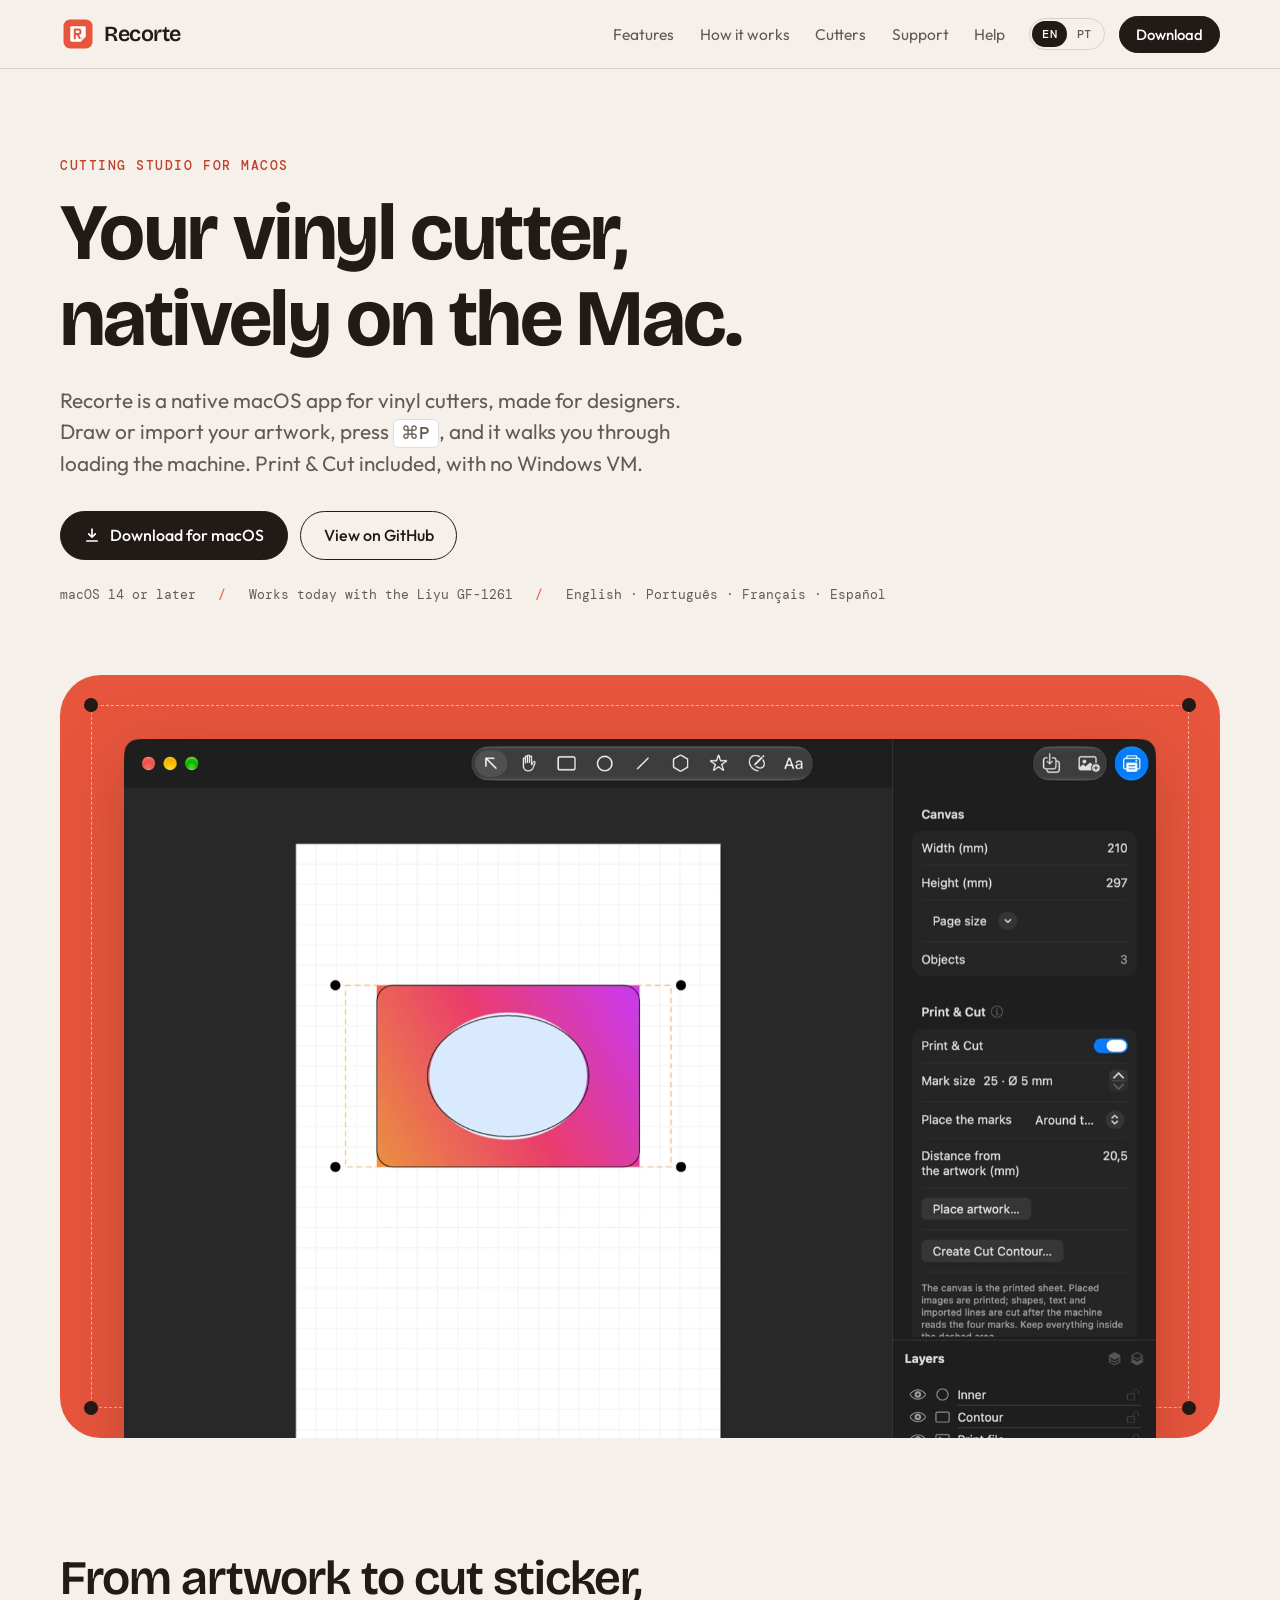
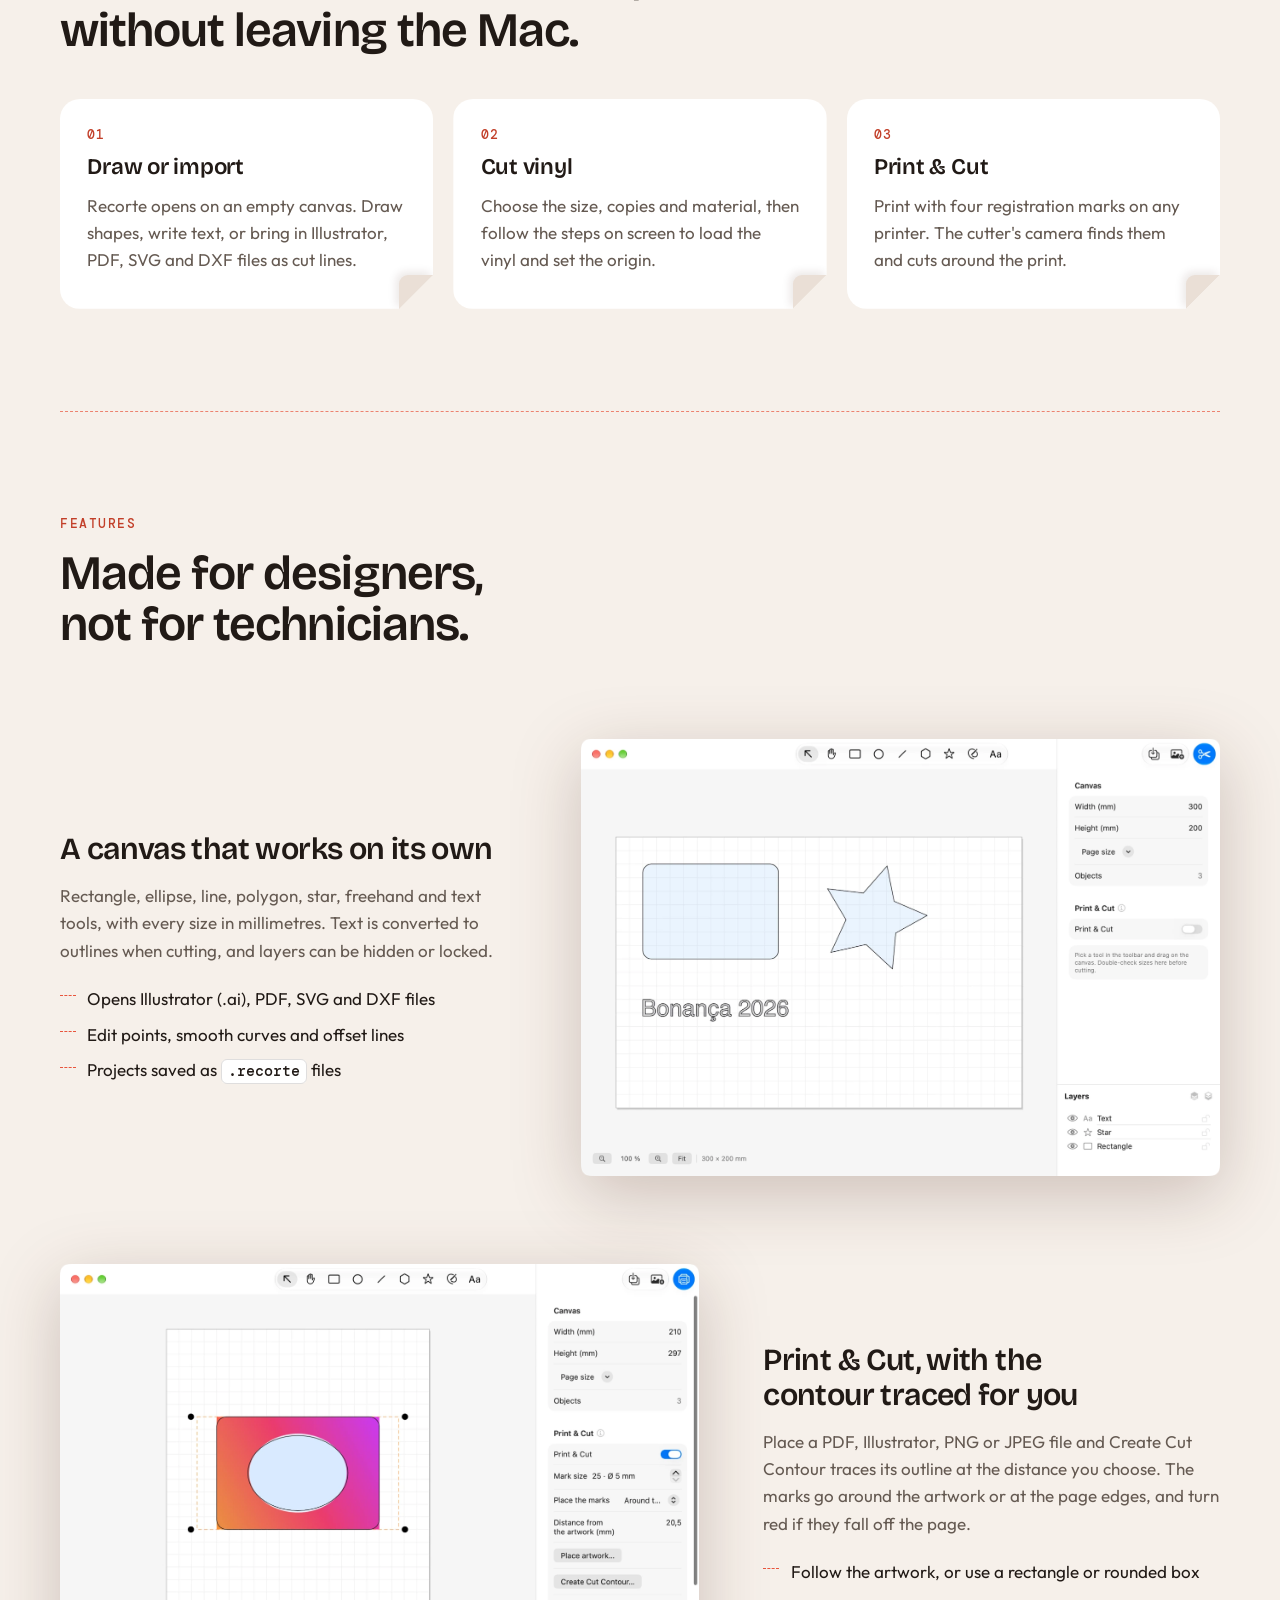
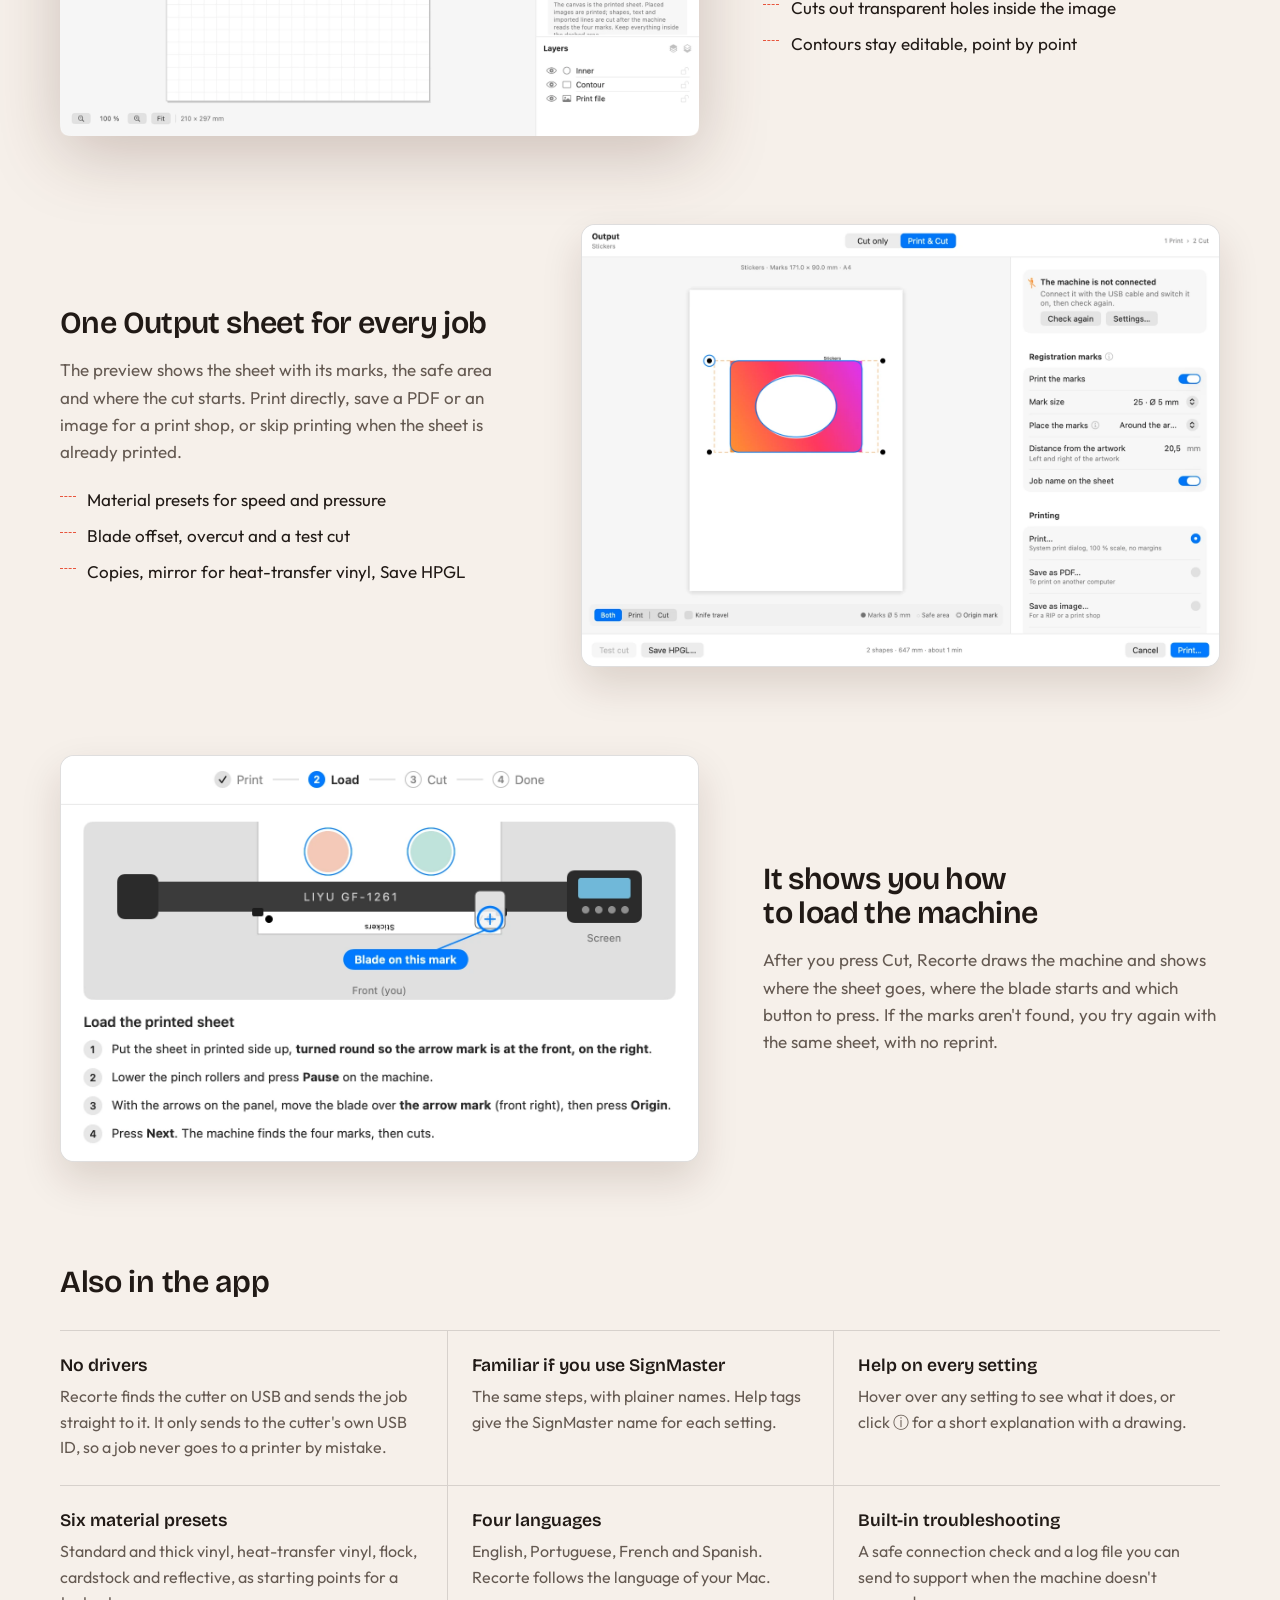
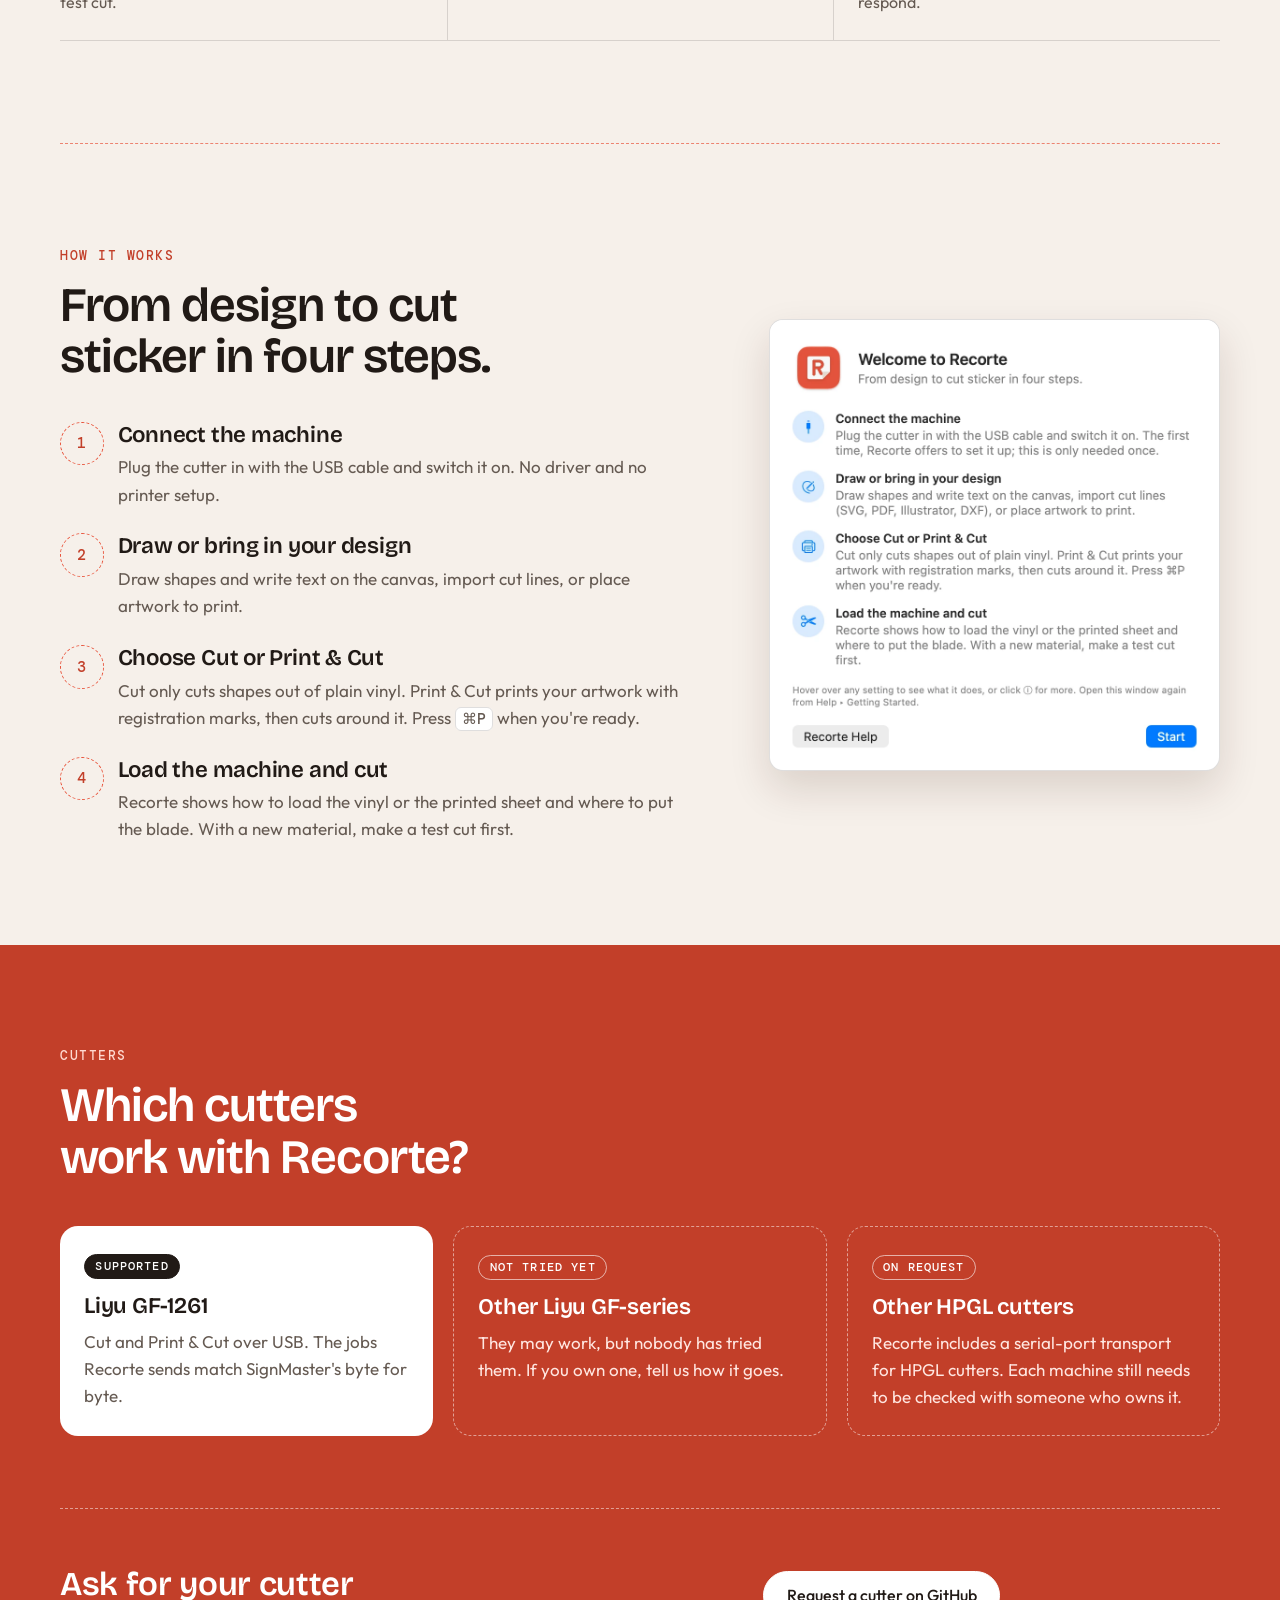
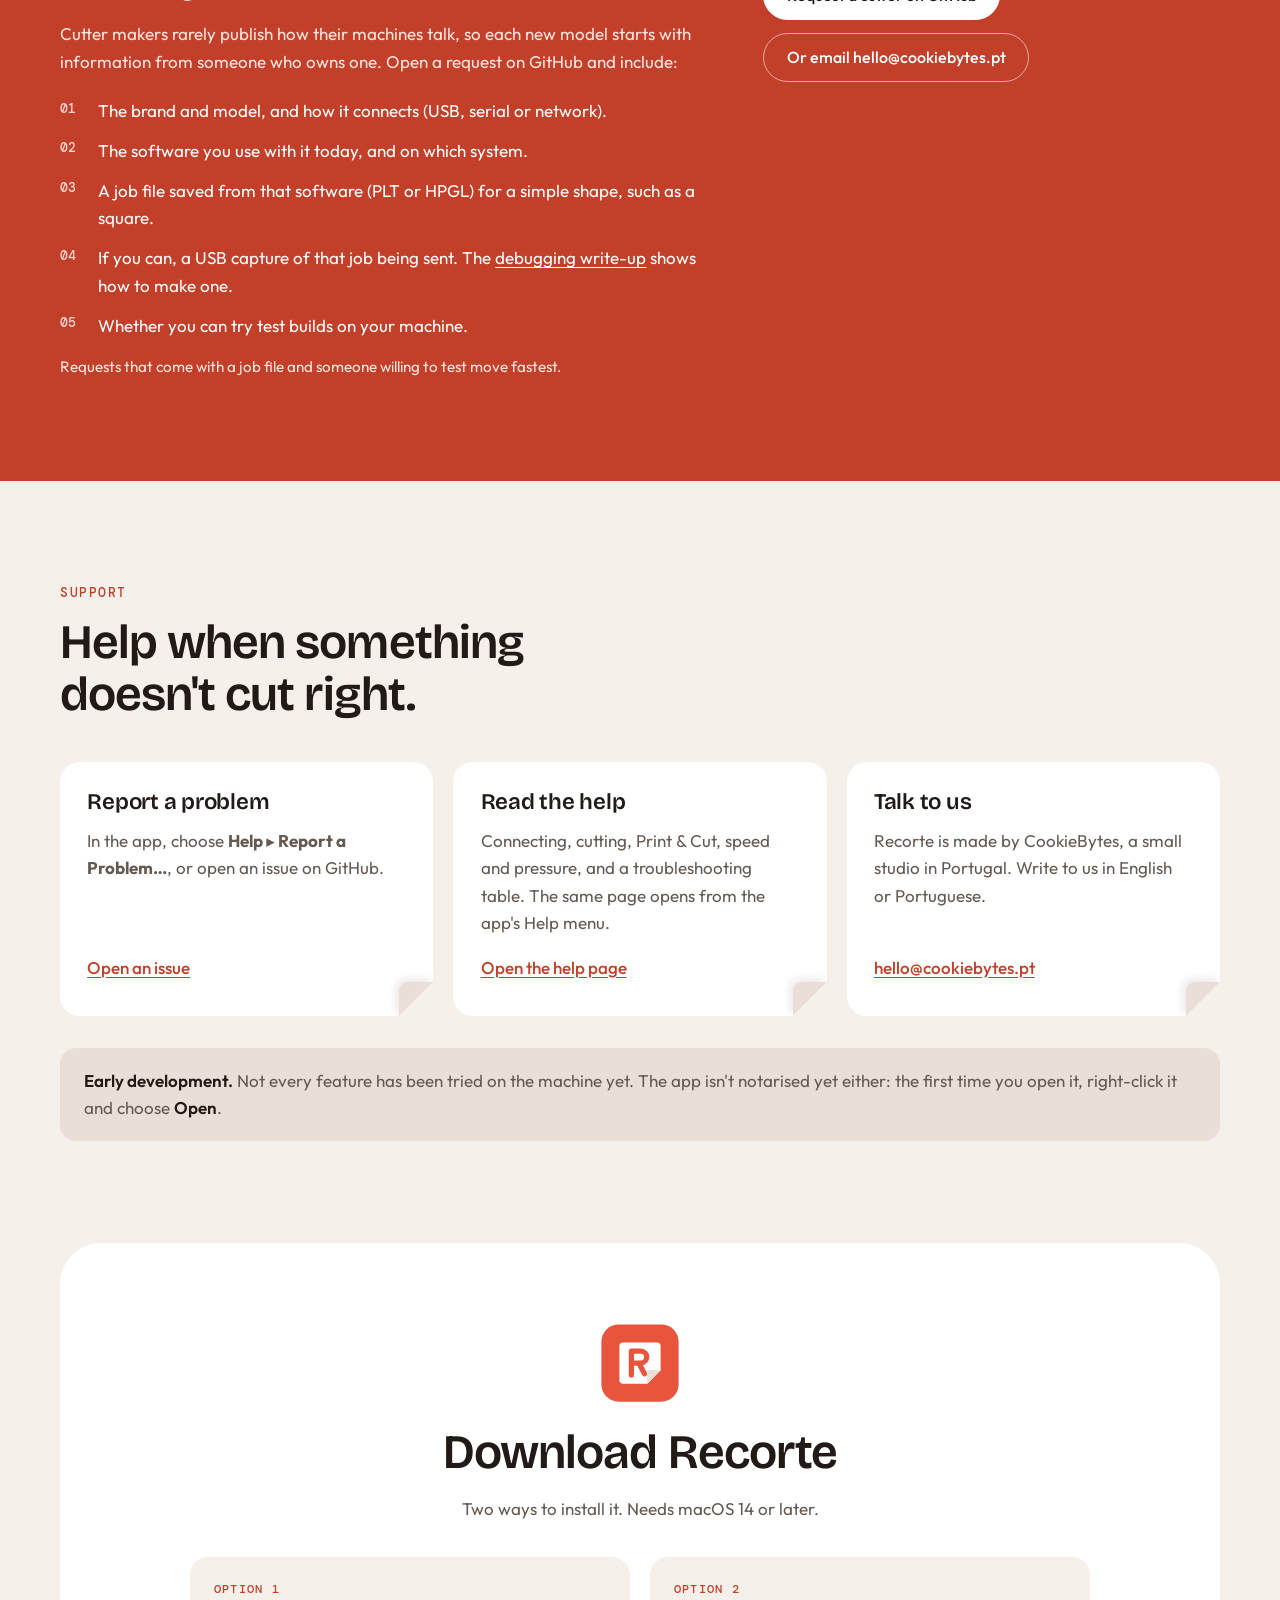
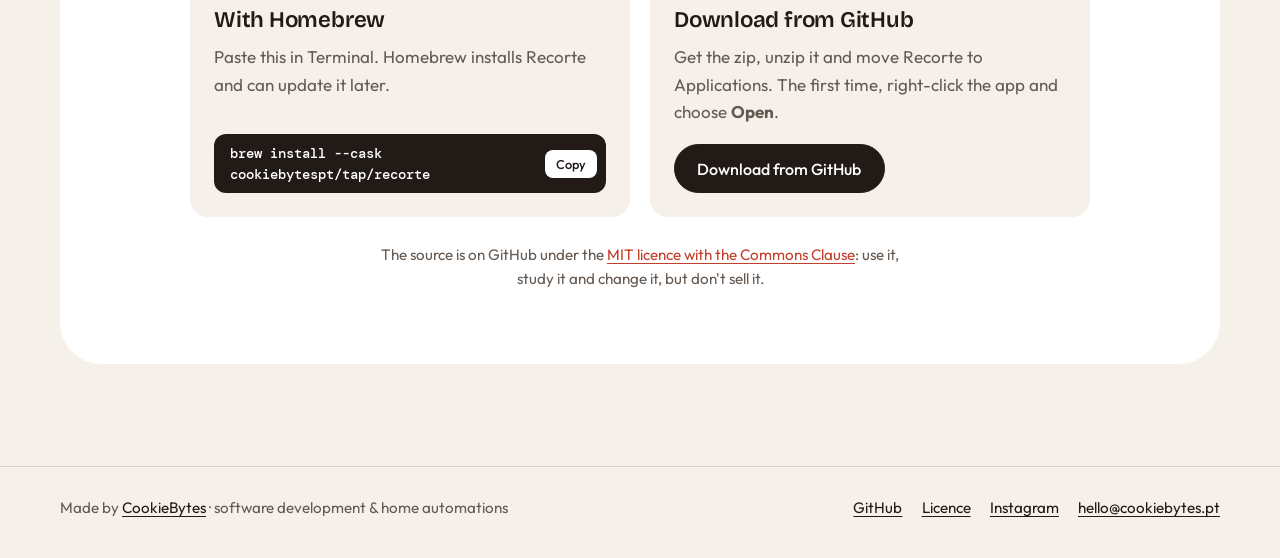
<file: index.html>
<!DOCTYPE html>
<html lang="en">
<head>
<meta charset="utf-8">
<meta name="viewport" content="width=device-width, initial-scale=1">
<title>Recorte — cutting studio for macOS</title>
<meta name="description" content="Recorte is a native macOS app for vinyl cutters, made for designers. Draw or import artwork, cut vinyl and do Print & Cut with the Liyu GF-1261, without a Windows VM.">
<link rel="canonical" href="https://recorte.cookiebytes.pt/">
<meta property="og:type" content="website">
<meta property="og:url" content="https://recorte.cookiebytes.pt/">
<meta property="og:title" content="Recorte — cutting studio for macOS">
<meta property="og:description" content="A native macOS app for vinyl cutters, made for designers. Cut vinyl and Print & Cut, without a Windows VM.">
<meta property="og:image" content="https://recorte.cookiebytes.pt/assets/og.jpg">
<meta name="twitter:card" content="summary_large_image">
<meta name="theme-color" content="#E8553D">
<link rel="icon" href="assets/icon.svg" type="image/svg+xml">
<link rel="apple-touch-icon" href="assets/apple-touch-icon.png">
<link rel="preconnect" href="https://fonts.googleapis.com">
<link rel="preconnect" href="https://fonts.gstatic.com" crossorigin>
<link href="https://fonts.googleapis.com/css2?family=Bricolage+Grotesque:opsz,wght@12..96,500;12..96,600;12..96,700&family=DM+Mono:wght@400;500&family=Outfit:wght@400;500;600&display=swap" rel="stylesheet">
<link rel="stylesheet" href="assets/style.css">
</head>
<body>
<a class="skip" href="#main" data-i18n="skip">Skip to content</a>

<header class="nav">
  <div class="wrap nav__in">
    <a class="brand" href="#top" aria-label="Recorte">
      <img src="assets/icon.svg" width="36" height="36" alt="">
      <span>Recorte</span>
    </a>
    <nav class="nav__links" aria-label="Sections">
      <a href="#features" data-i18n="nav.features">Features</a>
      <a href="#how" data-i18n="nav.how">How it works</a>
      <a href="#cutters" data-i18n="nav.cutters">Cutters</a>
      <a href="#support" data-i18n="nav.support">Support</a>
      <a href="help/" data-i18n="nav.help">Help</a>
    </nav>
    <div class="nav__right">
      <div class="lang" role="group" aria-label="Language">
        <button type="button" data-lang="en" aria-pressed="true">EN</button>
        <button type="button" data-lang="pt" aria-pressed="false">PT</button>
      </div>
      <a class="btn btn--small" href="#download" data-i18n="nav.download">Download</a>
    </div>
  </div>
</header>

<main id="main">

<!-- HERO -->
<section class="hero" id="top">
  <div class="wrap">
    <p class="eyebrow" data-i18n="hero.eyebrow">Cutting studio for macOS</p>
    <h1 data-i18n="hero.title">Your vinyl cutter, natively on the Mac.</h1>
    <p class="lead" data-i18n-html="hero.lead">Recorte is a native macOS app for vinyl cutters, made for designers. Draw or import your artwork, press <kbd>⌘P</kbd>, and it walks you through loading the machine. Print &amp; Cut included, with no Windows VM.</p>
    <div class="cta">
      <a class="btn" href="#download">
        <svg width="18" height="18" viewBox="0 0 24 24" fill="none" stroke="currentColor" stroke-width="2.2" stroke-linecap="round" stroke-linejoin="round" aria-hidden="true"><path d="M12 4v11m0 0l-4.5-4.5M12 15l4.5-4.5M5 20h14"/></svg>
        <span data-i18n="hero.cta">Download for macOS</span>
      </a>
      <a class="btn btn--ghost" href="https://github.com/cookiebytespt/Recorte" data-i18n="hero.cta2">View on GitHub</a>
    </div>
    <ul class="meta">
      <li data-i18n="hero.meta1">macOS 14 or later</li>
      <li data-i18n="hero.meta2">Works today with the Liyu GF-1261</li>
      <li>English · Português · Français · Español</li>
    </ul>
  </div>

  <div class="wrap">
    <figure class="stage">
      <span class="mark mark--tl" aria-hidden="true"></span><span class="mark mark--tr" aria-hidden="true"></span>
      <span class="mark mark--bl" aria-hidden="true"></span><span class="mark mark--br" aria-hidden="true"></span>
      <img class="shot" src="assets/screenshots/print-and-cut-editor-dark.webp" width="1500" height="1107" alt="The Recorte editor in dark mode: a Print &amp; Cut sheet with artwork, its cut contour and four registration marks, the drawing toolbar, and a sidebar with canvas size and layers." data-i18n-alt="hero.alt" fetchpriority="high">
    </figure>
  </div>
</section>

<!-- WHAT IT DOES -->
<section class="what" aria-labelledby="what-h">
  <div class="wrap">
    <h2 id="what-h" data-i18n="what.title">From artwork to cut sticker, without leaving the Mac.</h2>
    <div class="trio">
      <article class="sticker">
        <p class="tag">01</p>
        <h3 data-i18n="what.1.t">Draw or import</h3>
        <p data-i18n="what.1.d">Recorte opens on an empty canvas. Draw shapes, write text, or bring in Illustrator, PDF, SVG and DXF files as cut lines.</p>
      </article>
      <article class="sticker">
        <p class="tag">02</p>
        <h3 data-i18n="what.2.t">Cut vinyl</h3>
        <p data-i18n="what.2.d">Choose the size, copies and material, then follow the steps on screen to load the vinyl and set the origin.</p>
      </article>
      <article class="sticker">
        <p class="tag">03</p>
        <h3 data-i18n="what.3.t">Print &amp; Cut</h3>
        <p data-i18n="what.3.d">Print with four registration marks on any printer. The cutter's camera finds them and cuts around the print.</p>
      </article>
    </div>
  </div>
</section>

<div class="cutline" aria-hidden="true"></div>

<!-- FEATURES -->
<section class="features" id="features" aria-labelledby="feat-h">
  <div class="wrap">
    <p class="eyebrow" data-i18n="feat.eyebrow">Features</p>
    <h2 id="feat-h" data-i18n="feat.title">Made for designers, not for technicians.</h2>

    <div class="row">
      <div class="row__text">
        <h3 data-i18n="feat.a.t">A canvas that works on its own</h3>
        <p data-i18n="feat.a.d">Rectangle, ellipse, line, polygon, star, freehand and text tools, with every size in millimetres. Text is converted to outlines when cutting, and layers can be hidden or locked.</p>
        <ul class="ticks">
          <li data-i18n="feat.a.1">Opens Illustrator (.ai), PDF, SVG and DXF files</li>
          <li data-i18n="feat.a.2">Edit points, smooth curves and offset lines</li>
          <li data-i18n-html="feat.a.3">Projects saved as <code>.recorte</code> files</li>
        </ul>
      </div>
      <figure class="row__media">
        <img class="shot" loading="lazy" src="assets/screenshots/editor.webp" width="1500" height="1025" alt="Recorte's canvas with drawing tools and the layers list." data-i18n-alt="feat.a.alt">
      </figure>
    </div>

    <div class="row row--flip">
      <div class="row__text">
        <h3 data-i18n="feat.b.t">Print &amp; Cut, with the contour traced for you</h3>
        <p data-i18n="feat.b.d">Place a PDF, Illustrator, PNG or JPEG file and Create Cut Contour traces its outline at the distance you choose. The marks go around the artwork or at the page edges, and turn red if they fall off the page.</p>
        <ul class="ticks">
          <li data-i18n="feat.b.1">Follow the artwork, or use a rectangle or rounded box</li>
          <li data-i18n="feat.b.2">Cuts out transparent holes inside the image</li>
          <li data-i18n="feat.b.3">Contours stay editable, point by point</li>
        </ul>
      </div>
      <figure class="row__media">
        <img class="shot" loading="lazy" src="assets/screenshots/print-and-cut-editor.webp" width="1500" height="1107" alt="A Print &amp; Cut sheet in Recorte: artwork with a cut contour and four registration marks around it." data-i18n-alt="feat.b.alt">
      </figure>
    </div>

    <div class="row">
      <div class="row__text">
        <h3 data-i18n="feat.c.t">One Output sheet for every job</h3>
        <p data-i18n="feat.c.d">The preview shows the sheet with its marks, the safe area and where the cut starts. Print directly, save a PDF or an image for a print shop, or skip printing when the sheet is already printed.</p>
        <ul class="ticks">
          <li data-i18n="feat.c.1">Material presets for speed and pressure</li>
          <li data-i18n="feat.c.2">Blade offset, overcut and a test cut</li>
          <li data-i18n="feat.c.3">Copies, mirror for heat-transfer vinyl, Save HPGL</li>
        </ul>
      </div>
      <figure class="row__media">
        <div class="sheet"><img loading="lazy" src="assets/screenshots/output-print-and-cut.webp" width="1500" height="1038" alt="The Output sheet in Print &amp; Cut mode, with a preview of the printed page and settings for registration marks and printing." data-i18n-alt="feat.c.alt"></div>
      </figure>
    </div>

    <div class="row row--flip">
      <div class="row__text">
        <h3 data-i18n="feat.d.t">It shows you how to load the machine</h3>
        <p data-i18n="feat.d.d">After you press Cut, Recorte draws the machine and shows where the sheet goes, where the blade starts and which button to press. If the marks aren't found, you try again with the same sheet, with no reprint.</p>
      </div>
      <figure class="row__media">
        <div class="sheet"><img loading="lazy" src="assets/screenshots/cut-wizard.webp" width="1360" height="864" alt="The cut wizard: a drawing of the Liyu GF-1261 with the printed sheet loaded, and four numbered steps to load the sheet." data-i18n-alt="feat.d.alt"></div>
      </figure>
    </div>

    <h3 class="more-h" data-i18n="more.title">Also in the app</h3>
    <ul class="grid">
      <li><h4 data-i18n="more.1.t">No drivers</h4><p data-i18n="more.1.d">Recorte finds the cutter on USB and sends the job straight to it. It only sends to the cutter's own USB ID, so a job never goes to a printer by mistake.</p></li>
      <li><h4 data-i18n="more.2.t">Familiar if you use SignMaster</h4><p data-i18n="more.2.d">The same steps, with plainer names. Help tags give the SignMaster name for each setting.</p></li>
      <li><h4 data-i18n="more.3.t">Help on every setting</h4><p data-i18n="more.3.d">Hover over any setting to see what it does, or click ⓘ for a short explanation with a drawing.</p></li>
      <li><h4 data-i18n="more.4.t">Six material presets</h4><p data-i18n="more.4.d">Standard and thick vinyl, heat-transfer vinyl, flock, cardstock and reflective, as starting points for a test cut.</p></li>
      <li><h4 data-i18n="more.5.t">Four languages</h4><p data-i18n="more.5.d">English, Portuguese, French and Spanish. Recorte follows the language of your Mac.</p></li>
      <li><h4 data-i18n="more.6.t">Built-in troubleshooting</h4><p data-i18n="more.6.d">A safe connection check and a log file you can send to support when the machine doesn't respond.</p></li>
    </ul>
  </div>
</section>

<div class="cutline" aria-hidden="true"></div>

<!-- HOW IT WORKS -->
<section class="how" id="how" aria-labelledby="how-h">
  <div class="wrap how__in">
    <div>
      <p class="eyebrow" data-i18n="how.eyebrow">How it works</p>
      <h2 id="how-h" data-i18n="how.title">From design to cut sticker in four steps.</h2>
      <ol class="steps">
        <li><h3 data-i18n="how.1.t">Connect the machine</h3><p data-i18n="how.1.d">Plug the cutter in with the USB cable and switch it on. No driver and no printer setup.</p></li>
        <li><h3 data-i18n="how.2.t">Draw or bring in your design</h3><p data-i18n="how.2.d">Draw shapes and write text on the canvas, import cut lines, or place artwork to print.</p></li>
        <li><h3 data-i18n="how.3.t">Choose Cut or Print &amp; Cut</h3><p data-i18n-html="how.3.d">Cut only cuts shapes out of plain vinyl. Print &amp; Cut prints your artwork with registration marks, then cuts around it. Press <kbd>⌘P</kbd> when you're ready.</p></li>
        <li><h3 data-i18n="how.4.t">Load the machine and cut</h3><p data-i18n="how.4.d">Recorte shows how to load the vinyl or the printed sheet and where to put the blade. With a new material, make a test cut first.</p></li>
      </ol>
    </div>
    <figure class="how__media">
      <div class="sheet"><img loading="lazy" src="assets/screenshots/getting-started.webp" width="960" height="962" alt="Recorte's Getting Started window, listing the four steps." data-i18n-alt="how.alt"></div>
    </figure>
  </div>
</section>

<!-- CUTTERS -->
<section class="cutters" id="cutters" aria-labelledby="cut-h">
  <div class="wrap">
    <p class="eyebrow eyebrow--light" data-i18n="cut.eyebrow">Cutters</p>
    <h2 id="cut-h" data-i18n="cut.title">Which cutters work with Recorte?</h2>

    <ul class="machines">
      <li>
        <span class="pill pill--ok" data-i18n="cut.ok">Supported</span>
        <h3>Liyu GF-1261</h3>
        <p data-i18n="cut.1.d">Cut and Print &amp; Cut over USB. The jobs Recorte sends match SignMaster's byte for byte.</p>
      </li>
      <li>
        <span class="pill" data-i18n="cut.untested">Not tried yet</span>
        <h3 data-i18n="cut.2.t">Other Liyu GF-series</h3>
        <p data-i18n="cut.2.d">They may work, but nobody has tried them. If you own one, tell us how it goes.</p>
      </li>
      <li>
        <span class="pill" data-i18n="cut.ask">On request</span>
        <h3 data-i18n="cut.3.t">Other HPGL cutters</h3>
        <p data-i18n="cut.3.d">Recorte includes a serial-port transport for HPGL cutters. Each machine still needs to be checked with someone who owns it.</p>
      </li>
    </ul>

    <div class="request">
      <div>
        <h3 data-i18n="req.title">Ask for your cutter</h3>
        <p data-i18n="req.lead">Cutter makers rarely publish how their machines talk, so each new model starts with information from someone who owns one. Open a request on GitHub and include:</p>
        <ol class="req-list">
          <li data-i18n="req.1">The brand and model, and how it connects (USB, serial or network).</li>
          <li data-i18n="req.2">The software you use with it today, and on which system.</li>
          <li data-i18n="req.3">A job file saved from that software (PLT or HPGL) for a simple shape, such as a square.</li>
          <li data-i18n-html="req.4">If you can, a USB capture of that job being sent. The <a href="https://github.com/cookiebytespt/Recorte/blob/main/docs/debugging/README.md">debugging write-up</a> shows how to make one.</li>
          <li data-i18n="req.5">Whether you can try test builds on your machine.</li>
        </ol>
        <p class="fine" data-i18n="req.note">Requests that come with a job file and someone willing to test move fastest.</p>
      </div>
      <div class="request__cta">
        <a class="btn btn--light" href="https://github.com/cookiebytespt/Recorte/issues/new?title=Cutter%20request%3A%20%5Bbrand%20and%20model%5D&amp;body=%2A%2ACutter%2A%2A%20%28brand%20and%20model%29%3A%0A%0A%2A%2AConnection%2A%2A%20%28USB%20%2F%20serial%20%2F%20network%29%3A%0A%0A%2A%2ASoftware%20used%20with%20it%20today%2A%2A%20%28and%20operating%20system%29%3A%0A%0A%2A%2AJob%20file%2A%2A%3A%20attach%20a%20PLT%2FHPGL%20file%20saved%20from%20that%20software%20for%20a%20simple%20shape%2C%20such%20as%20a%20square.%0A%0A%2A%2AUSB%20capture%2A%2A%20%28optional%29%3A%20see%20docs%2Fdebugging%2FREADME.md%20for%20how%20to%20make%20one.%0A%0A%2A%2ACan%20you%20try%20test%20builds%20on%20your%20machine%3F%2A%2A%0A" data-i18n="req.cta">Request a cutter on GitHub</a>
        <a class="btn btn--outline" href="mailto:hello@cookiebytes.pt?subject=Recorte%3A%20cutter%20request" data-i18n="req.cta2">Or email hello@cookiebytes.pt</a>
      </div>
    </div>
  </div>
</section>

<!-- SUPPORT -->
<section class="support" id="support" aria-labelledby="sup-h">
  <div class="wrap">
    <p class="eyebrow" data-i18n="sup.eyebrow">Support</p>
    <h2 id="sup-h" data-i18n="sup.title">Help when something doesn't cut right.</h2>
    <div class="trio">
      <article class="sticker">
        <h3 data-i18n="sup.1.t">Report a problem</h3>
        <p data-i18n-html="sup.1.d">In the app, choose <strong>Help ▸ Report a Problem…</strong>, or open an issue on GitHub.</p>
        <a class="link" href="https://github.com/cookiebytespt/Recorte/issues/new" data-i18n="sup.1.a">Open an issue</a>
      </article>
      <article class="sticker">
        <h3 data-i18n="sup.2.t">Read the help</h3>
        <p data-i18n="sup.2.d">Connecting, cutting, Print &amp; Cut, speed and pressure, and a troubleshooting table. The same page opens from the app's Help menu.</p>
        <a class="link" href="help/" data-i18n="sup.2.a">Open the help page</a>
      </article>
      <article class="sticker">
        <h3 data-i18n="sup.3.t">Talk to us</h3>
        <p data-i18n="sup.3.d">Recorte is made by CookieBytes, a small studio in Portugal. Write to us in English or Portuguese.</p>
        <a class="link" href="mailto:hello@cookiebytes.pt?subject=Recorte">hello@cookiebytes.pt</a>
      </article>
    </div>

    <p class="status" data-i18n-html="sup.status"><strong>Early development.</strong> Not every feature has been tried on the machine yet. The app isn't notarised yet either: the first time you open it, right-click it and choose <strong>Open</strong>.</p>
  </div>
</section>

<!-- DOWNLOAD -->
<section class="get" id="download" aria-labelledby="get-h">
  <div class="wrap get__in">
    <img src="assets/icon.svg" width="96" height="96" alt="">
    <h2 id="get-h" data-i18n="get.title">Download Recorte</h2>
    <p data-i18n="get.d">Two ways to install it. Needs macOS 14 or later.</p>

    <div class="ways">
      <div class="way">
        <p class="tag" data-i18n="get.brew.tag">Option 1</p>
        <h3 data-i18n="get.brew.t">With Homebrew</h3>
        <p data-i18n="get.brew.d">Paste this in Terminal. Homebrew installs Recorte and can update it later.</p>
        <div class="cmd">
          <code id="brew-cmd">brew install --cask cookiebytespt/tap/recorte</code>
          <button type="button" class="copy" data-copy="#brew-cmd" data-i18n="get.copy" data-done="Copied">Copy</button>
        </div>
      </div>
      <div class="way">
        <p class="tag" data-i18n="get.gh.tag">Option 2</p>
        <h3 data-i18n="get.gh.t">Download from GitHub</h3>
        <p data-i18n-html="get.gh.d">Get the zip, unzip it and move Recorte to Applications. The first time, right-click the app and choose <strong>Open</strong>.</p>
        <a class="btn" href="https://github.com/cookiebytespt/Recorte/releases/latest" data-i18n="get.cta">Download from GitHub</a>
      </div>
    </div>

    <p class="licence" data-i18n-html="get.lic">The source is on GitHub under the <a href="https://github.com/cookiebytespt/Recorte/blob/main/LICENSE">MIT licence with the Commons Clause</a>: use it, study it and change it, but don't sell it.</p>
  </div>
</section>

</main>

<footer class="foot">
  <div class="wrap foot__in">
    <p><span data-i18n="foot.made">Made by</span> <a href="https://cookiebytes.pt">CookieBytes</a> · software development &amp; home automations</p>
    <p class="foot__links">
      <a href="https://github.com/cookiebytespt/Recorte">GitHub</a>
      <a href="https://github.com/cookiebytespt/Recorte/blob/main/LICENSE" data-i18n="foot.lic">Licence</a>
      <a href="https://www.instagram.com/cookiebytes.pt">Instagram</a>
      <a href="mailto:hello@cookiebytes.pt">hello@cookiebytes.pt</a>
    </p>
  </div>
</footer>

<script src="assets/app.js" defer></script>
</body>
</html>
</file>
<file: assets/style.css>
/* Recorte landing page. Palette from the app icon: coral tile, white vinyl, peeled backing. */
:root {
  --coral: #E8553D;
  --coral-deep: #C23F29;
  --vinyl: #FFFFFF;
  --backing: #EADFD6;
  --paper: #F6F0EA;
  --ink: #211A16;
  --muted: #655A52;
  --line: rgba(33, 26, 22, .14);
  --display: "Bricolage Grotesque", "Outfit", system-ui, sans-serif;
  --body: "Outfit", system-ui, -apple-system, sans-serif;
  --mono: "DM Mono", ui-monospace, "SF Mono", Menlo, monospace;
  --peel: 34px;
}

* { box-sizing: border-box; }
[hidden] { display: none !important; }
html { scroll-behavior: smooth; scroll-padding-top: 84px; }
body {
  margin: 0;
  background: var(--paper);
  color: var(--ink);
  font: 400 1.0625rem/1.6 var(--body);
  -webkit-font-smoothing: antialiased;
}
img { max-width: 100%; height: auto; display: block; }
a { color: inherit; }
h1, h2, h3, h4 { font-family: var(--display); font-weight: 600; line-height: 1.08; margin: 0; letter-spacing: -.02em; text-wrap: balance; }
h1 { font-size: clamp(2.6rem, 6.4vw, 5rem); font-weight: 700; max-width: 14ch; }
h2 { font-size: clamp(1.9rem, 3.8vw, 3rem); max-width: 20ch; }
h3 { font-size: 1.4rem; letter-spacing: -.01em; line-height: 1.2; }
h4 { font-size: 1.1rem; letter-spacing: 0; line-height: 1.25; }
p { margin: 0; }
kbd, code {
  font: 500 .88em var(--mono);
  background: var(--vinyl);
  border: 1px solid var(--line);
  border-radius: 6px;
  padding: .08em .4em;
  white-space: nowrap;
}
:focus-visible { outline: 3px solid var(--coral); outline-offset: 3px; border-radius: 6px; }

.wrap { width: min(1160px, 100% - 2.5rem); margin-inline: auto; }
.skip { position: absolute; left: -999px; top: 0; background: var(--ink); color: #fff; padding: .6rem 1rem; z-index: 20; }
.skip:focus { left: 1rem; top: 1rem; }

.eyebrow {
  font: 500 .8rem var(--mono);
  text-transform: uppercase;
  letter-spacing: .12em;
  color: var(--coral-deep);
  margin-bottom: 1rem;
}
.eyebrow--light { color: #FFD9D0; }

/* Buttons */
.btn {
  display: inline-flex; align-items: center; gap: .55rem;
  background: var(--ink); color: #fff;
  font: 500 1rem var(--body);
  padding: .85rem 1.4rem;
  border-radius: 999px;
  text-decoration: none;
  border: 1.5px solid var(--ink);
  transition: background .15s, border-color .15s, color .15s;
}
.btn:hover { background: var(--coral-deep); border-color: var(--coral-deep); }
.btn--small { padding: .5rem 1rem; font-size: .93rem; }
.btn--ghost { background: transparent; color: var(--ink); }
.btn--ghost:hover { background: var(--ink); border-color: var(--ink); color: #fff; }
.btn--light { background: #fff; color: var(--ink); border-color: #fff; }
.btn--light:hover { background: var(--backing); border-color: var(--backing); color: var(--ink); }
.btn--outline { background: transparent; color: #fff; border-color: rgba(255,255,255,.55); }
.btn--outline:hover { background: rgba(255,255,255,.12); border-color: #fff; }

/* Nav */
.nav {
  position: sticky; top: 0; z-index: 10;
  background: color-mix(in srgb, var(--paper) 88%, transparent);
  backdrop-filter: blur(10px);
  border-bottom: 1px solid var(--line);
}
.nav__in { display: flex; align-items: center; gap: 1.5rem; height: 68px; }
.brand { display: flex; align-items: center; gap: .5rem; text-decoration: none; font: 600 1.35rem var(--display); letter-spacing: -.02em; }
.nav__links { display: flex; gap: 1.6rem; margin-left: auto; }
.nav__links a { text-decoration: none; font-size: .97rem; color: var(--muted); }
.nav__links a:hover { color: var(--ink); }
.nav__right { display: flex; align-items: center; gap: .9rem; }
.lang { display: flex; border: 1px solid var(--line); border-radius: 999px; padding: 2px; }
.lang button {
  font: 500 .75rem var(--mono); letter-spacing: .06em;
  border: 0; background: none; color: var(--muted);
  padding: .32rem .6rem; border-radius: 999px; cursor: pointer;
}
.lang button[aria-pressed="true"] { background: var(--ink); color: #fff; }

/* Hero */
.hero { padding: clamp(3rem, 7vw, 5.5rem) 0 0; }
.lead { font-size: clamp(1.1rem, 1.7vw, 1.3rem); color: var(--muted); max-width: 46ch; margin-top: 1.4rem; line-height: 1.5; }
.cta { display: flex; flex-wrap: wrap; gap: .8rem; margin-top: 2rem; }
.cta--center { justify-content: center; }
.meta {
  list-style: none; padding: 0; margin: 1.6rem 0 0;
  display: flex; flex-wrap: wrap; gap: .4rem 1.4rem;
  font: 400 .8rem var(--mono); color: var(--muted);
}
.meta li + li::before { content: "/"; margin-right: 1.4rem; color: var(--coral); }

/* The coral tile from the icon, with Print & Cut registration marks and the dashed safe area. */
.stage {
  position: relative;
  margin: clamp(2.5rem, 6vw, 4.5rem) 0 0;
  background: var(--coral);
  border-radius: clamp(20px, 3.2vw, 44px);
  padding: clamp(1.6rem, 5vw, 4.2rem) clamp(1rem, 5vw, 4.2rem) 0;
  overflow: hidden;
}
.stage::before {
  content: ""; position: absolute; inset: clamp(.8rem, 2.4vw, 2rem);
  border: 1.5px dashed rgba(255,255,255,.55);
  border-radius: 10px;
  pointer-events: none;
}
.mark { position: absolute; width: clamp(8px, 1.2vw, 14px); aspect-ratio: 1; border-radius: 50%; background: var(--ink); }
.mark--tl { top: clamp(.8rem, 2.4vw, 2rem); left: clamp(.8rem, 2.4vw, 2rem); translate: -50% -50%; }
.mark--tr { top: clamp(.8rem, 2.4vw, 2rem); right: clamp(.8rem, 2.4vw, 2rem); translate: 50% -50%; }
.mark--bl { bottom: clamp(.8rem, 2.4vw, 2rem); left: clamp(.8rem, 2.4vw, 2rem); translate: -50% 50%; }
.mark--br { bottom: clamp(.8rem, 2.4vw, 2rem); right: clamp(.8rem, 2.4vw, 2rem); translate: 50% 50%; }
.stage .shot { position: relative; margin-bottom: -6%; }

.shot { filter: drop-shadow(0 18px 34px rgba(60, 20, 8, .22)); }
.sheet {
  background: var(--vinyl);
  border: 1px solid var(--line);
  border-radius: 14px;
  overflow: hidden;
  box-shadow: 0 18px 40px rgba(60, 20, 8, .14);
}

/* Sections */
section { padding: clamp(4rem, 8vw, 7rem) 0; }
.what { padding-top: clamp(4.5rem, 9vw, 8rem); }

.cutline {
  width: min(1160px, 100% - 2.5rem); margin-inline: auto;
  border-top: 1.5px dashed var(--coral);
  opacity: .7;
}

/* Stickers: white vinyl with the bottom-right corner lifted, as in the icon. */
.trio { display: grid; grid-template-columns: repeat(3, 1fr); gap: 1.25rem; margin-top: 2.6rem; }
.sticker {
  position: relative;
  background: var(--vinyl);
  border-radius: 20px;
  padding: 1.7rem 1.7rem 2.2rem;
  clip-path: polygon(0 0, 100% 0, 100% calc(100% - var(--peel)), calc(100% - var(--peel)) 100%, 0 100%);
  display: flex; flex-direction: column; gap: .7rem;
}
.sticker::after {
  content: ""; position: absolute; right: 0; bottom: 0;
  width: var(--peel); height: var(--peel);
  background: var(--backing);
  border-top-left-radius: 9px;
  box-shadow: -3px -3px 8px rgba(60, 20, 8, .1);
}
.sticker p { color: var(--muted); }
.sticker .tag { font: 500 .8rem var(--mono); color: var(--coral-deep); letter-spacing: .1em; }
.link { font-weight: 500; color: var(--coral-deep); text-underline-offset: 3px; margin-top: auto; padding-top: .4rem; align-self: flex-start; }
.link:hover { color: var(--ink); }

/* Feature rows */
.row {
  display: grid; grid-template-columns: 5fr 7fr; gap: clamp(1.5rem, 5vw, 4.5rem);
  align-items: center; margin-top: clamp(3rem, 7vw, 5.5rem);
}
.row--flip { grid-template-columns: 7fr 5fr; }
.row--flip .row__text { order: 2; }
.row__media { margin: 0; }
.row__text h3 { font-size: clamp(1.5rem, 2.4vw, 2rem); line-height: 1.12; letter-spacing: -.02em; }
.row__text p { color: var(--muted); margin-top: 1rem; }
.ticks { list-style: none; padding: 0; margin: 1.3rem 0 0; display: grid; gap: .55rem; }
.ticks li { padding-left: 1.7rem; position: relative; }
.ticks li::before {
  content: ""; position: absolute; left: 0; top: .62em;
  width: 1rem; border-top: 1.5px dashed var(--coral);
}

.more-h { margin-top: clamp(4rem, 8vw, 6.5rem); font-size: clamp(1.5rem, 2.4vw, 2rem); }
.grid {
  list-style: none; padding: 0; margin: 1.8rem 0 0;
  display: grid; grid-template-columns: repeat(3, 1fr);
  border-top: 1px solid var(--line);
}
.grid li { padding: 1.5rem 1.5rem 1.5rem 0; border-bottom: 1px solid var(--line); }
.grid li:not(:nth-child(3n+1)) { padding-left: 1.5rem; border-left: 1px solid var(--line); }
.grid p { color: var(--muted); font-size: 1rem; margin-top: .45rem; }

/* How it works */
.how__in { display: grid; grid-template-columns: 7fr 5fr; gap: clamp(2rem, 6vw, 5rem); align-items: center; }
.how__media { margin: 0; }
.steps { list-style: none; counter-reset: s; padding: 0; margin: 2.4rem 0 0; display: grid; gap: 1.6rem; }
.steps li { counter-increment: s; display: grid; grid-template-columns: 2.6rem 1fr; column-gap: 1rem; }
.steps li::before {
  content: counter(s);
  grid-row: span 2;
  width: 2.6rem; height: 2.6rem; border-radius: 50%;
  border: 1.5px dashed var(--coral);
  display: grid; place-items: center;
  font: 500 .95rem var(--mono); color: var(--coral-deep);
}
.steps p { color: var(--muted); margin-top: .3rem; }

/* Cutters: the coral band */
.cutters { background: var(--coral-deep); color: #fff; }
.machines { list-style: none; padding: 0; margin: 2.6rem 0 0; display: grid; grid-template-columns: repeat(3, 1fr); gap: 1.25rem; }
.machines li { border: 1.5px dashed rgba(255,255,255,.5); border-radius: 18px; padding: 1.5rem; }
.machines li:first-child { background: #fff; color: var(--ink); border: 0; }
.machines h3 { margin-top: .9rem; }
.machines p { margin-top: .5rem; color: #FFE6E0; }
.machines li:first-child p { color: var(--muted); }
.pill {
  display: inline-block;
  font: 500 .72rem var(--mono); text-transform: uppercase; letter-spacing: .1em;
  border: 1px solid rgba(255,255,255,.6); border-radius: 999px; padding: .25rem .65rem;
}
.pill--ok { background: var(--ink); border-color: var(--ink); color: #fff; }

.request {
  margin-top: clamp(3rem, 6vw, 4.5rem);
  display: grid; grid-template-columns: 7fr 5fr; gap: clamp(2rem, 5vw, 4rem); align-items: start;
  border-top: 1.5px dashed rgba(255,255,255,.5);
  padding-top: clamp(2.5rem, 5vw, 3.5rem);
}
.request h3 { font-size: clamp(1.6rem, 2.6vw, 2.2rem); }
.request p { margin-top: 1rem; color: #FFE6E0; max-width: 58ch; }
.req-list { margin: 1.4rem 0 0; padding: 0; list-style: none; counter-reset: r; display: grid; gap: .8rem; max-width: 58ch; }
.req-list li { counter-increment: r; padding-left: 2.4rem; position: relative; }
.req-list li::before { content: counter(r, decimal-leading-zero); position: absolute; left: 0; top: .18em; font: 500 .8rem var(--mono); color: #FFD9D0; }
.req-list a { color: #fff; text-underline-offset: 3px; }
.request .fine { font-size: .95rem; }
.request__cta { display: grid; gap: .8rem; justify-items: start; padding-top: .4rem; }

/* Support */
.status {
  margin-top: 2rem;
  background: var(--backing);
  border-radius: 16px;
  padding: 1.2rem 1.5rem;
  color: var(--muted);
}
.status strong { color: var(--ink); font-weight: 600; }

/* Download */
.get { padding-top: 0; }
.get__in {
  background: var(--vinyl); border-radius: clamp(20px, 3.2vw, 44px);
  padding: clamp(2.5rem, 6vw, 4.5rem) 1.5rem;
  display: grid; justify-items: center; text-align: center; gap: 1rem;
  width: min(1160px, 100% - 2.5rem);
}
.get__in p { color: var(--muted); }
.get__in .cta { margin-top: .8rem; }
.ways { display: grid; grid-template-columns: 1fr 1fr; gap: 1.25rem; width: min(900px, 100%); margin: 1.2rem 0 .6rem; text-align: left; }
.way { background: var(--paper); border-radius: 18px; padding: 1.5rem; display: flex; flex-direction: column; gap: .6rem; align-items: flex-start; min-width: 0; }
.way .tag { font: 500 .78rem var(--mono); text-transform: uppercase; letter-spacing: .1em; color: var(--coral-deep); }
.way p { color: var(--muted); }
.way .btn, .way .cmd { margin-top: auto; }
.way > p:not(.tag) { margin-bottom: .6rem; }
.cmd { display: flex; align-items: center; gap: .6rem; width: 100%; background: var(--ink); border-radius: 12px; padding: .55rem .55rem .55rem 1rem; }
.cmd code { flex: 1; min-width: 0; white-space: normal; overflow-wrap: anywhere; line-height: 1.5; background: none; border: 0; padding: 0; color: #fff; font-size: .86rem; user-select: all; }
.copy { font: 500 .8rem var(--body); color: var(--ink); background: #fff; border: 0; border-radius: 8px; padding: .4rem .7rem; cursor: pointer; }
.copy:hover { background: var(--backing); }
.prose pre { margin: 1rem 0 0; overflow-x: auto; background: var(--ink); border-radius: 12px; padding: .8rem 1.1rem; }
.prose pre code { background: none; border: 0; padding: 0; color: #fff; white-space: pre; user-select: all; }
.get__in .licence { font-size: .95rem; max-width: 52ch; }
.get__in .licence a { color: var(--coral-deep); text-underline-offset: 3px; }

/* Help page */
.nav__links a[aria-current="page"] { color: var(--ink); font-weight: 500; }
.help { display: grid; grid-template-columns: 220px minmax(0, 1fr); gap: clamp(2rem, 5vw, 4.5rem); padding: clamp(2.5rem, 6vw, 4.5rem) 0 clamp(4rem, 8vw, 6rem); align-items: start; }
.help__toc { position: sticky; top: 100px; }
.help__toc ul { list-style: none; margin: 0; padding: 0; display: grid; gap: .1rem; border-left: 1.5px dashed var(--coral); }
.help__toc a { display: block; padding: .35rem 0 .35rem 1rem; text-decoration: none; color: var(--muted); font-size: .97rem; line-height: 1.3; }
.help__toc a:hover { color: var(--ink); }
.help__body { max-width: 780px; }
.help__body h1 { font-size: clamp(2.3rem, 5vw, 3.6rem); max-width: none; }
.help__body > .lead { margin-top: 1rem; }
.prose { margin-top: 1rem; }
.prose h2 { font-size: clamp(1.6rem, 3vw, 2.1rem); max-width: none; margin-top: 3.5rem; padding-top: 2rem; border-top: 1.5px dashed var(--coral); }
.prose h3 { margin-top: 2.2rem; }
.prose p, .prose ul, .prose ol { margin: 1rem 0 0; }
.prose ul, .prose ol { padding-left: 1.4rem; }
.prose li { margin-top: .45rem; }
.prose li > ul, .prose li > ol { margin-top: .45rem; }
.prose li > p { margin: 0; }
.prose li > p + p { margin-top: .6rem; }
.prose li::marker { color: var(--coral-deep); font-family: var(--mono); font-size: .9em; }
.prose a, .help__more a:not(.btn) { color: var(--coral-deep); text-underline-offset: 3px; }
.prose a:hover { color: var(--ink); }
.prose strong { font-weight: 600; }
.prose code { white-space: normal; overflow-wrap: anywhere; }
.tablewrap { margin-top: 1.2rem; overflow-x: auto; background: var(--vinyl); border: 1px solid var(--line); border-radius: 14px; }
.prose table { border-collapse: collapse; width: 100%; font-size: .97rem; line-height: 1.5; }
.prose th { text-align: left; font: 500 .74rem var(--mono); text-transform: uppercase; letter-spacing: .1em; color: var(--muted); background: var(--paper); }
.prose th, .prose td { padding: .7rem 1rem; vertical-align: top; border-bottom: 1px solid var(--line); }
.prose tr:last-child td { border-bottom: 0; }
.prose td:first-child { min-width: 9.5rem; }
.prose td code, .prose td kbd { background: var(--paper); }
.prose figure { margin: 1.6rem 0 0; }
.prose figure img { background: var(--vinyl); border: 1px solid var(--line); border-radius: 14px; box-shadow: 0 14px 30px rgba(60, 20, 8, .12); }
.prose figcaption { font-size: .9rem; color: var(--muted); margin-top: .6rem; }
.help__more { margin-top: 3.5rem; background: var(--vinyl); border-radius: 20px; padding: 1.8rem; }
.help__more h2 { font-size: 1.6rem; }
.help__more p { color: var(--muted); margin-top: .6rem; }
.help__more .cta { margin-top: 1.3rem; }
@media (max-width: 900px) {
  .help { grid-template-columns: minmax(0, 1fr); }
  .help__toc { position: static; }
}

/* Footer */
.foot { border-top: 1px solid var(--line); padding: 1.8rem 0 2.4rem; font-size: .95rem; color: var(--muted); }
.foot__in { display: flex; flex-wrap: wrap; justify-content: space-between; gap: 1rem; }
.foot a { color: var(--ink); text-underline-offset: 3px; }
.foot__links { display: flex; flex-wrap: wrap; gap: 1.2rem; }

@media (max-width: 900px) {
  .nav__links { display: none; }
  .nav__right { margin-left: auto; }
  .trio, .machines, .grid, .ways { grid-template-columns: 1fr; }
  .grid li, .grid li:not(:nth-child(3n+1)) { padding: 1.3rem 0; border-left: 0; }
  .row, .how__in, .request { grid-template-columns: 1fr; }
  .row--flip .row__text { order: 0; }
  .how__media { max-width: 420px; }
  .meta { flex-direction: column; }
  .meta li + li::before { content: none; }
}
@media (max-width: 420px) {
  .btn--small { display: none; }
}
@media (prefers-reduced-motion: reduce) {
  html { scroll-behavior: auto; }
  .btn { transition: none; }
}
</file>
